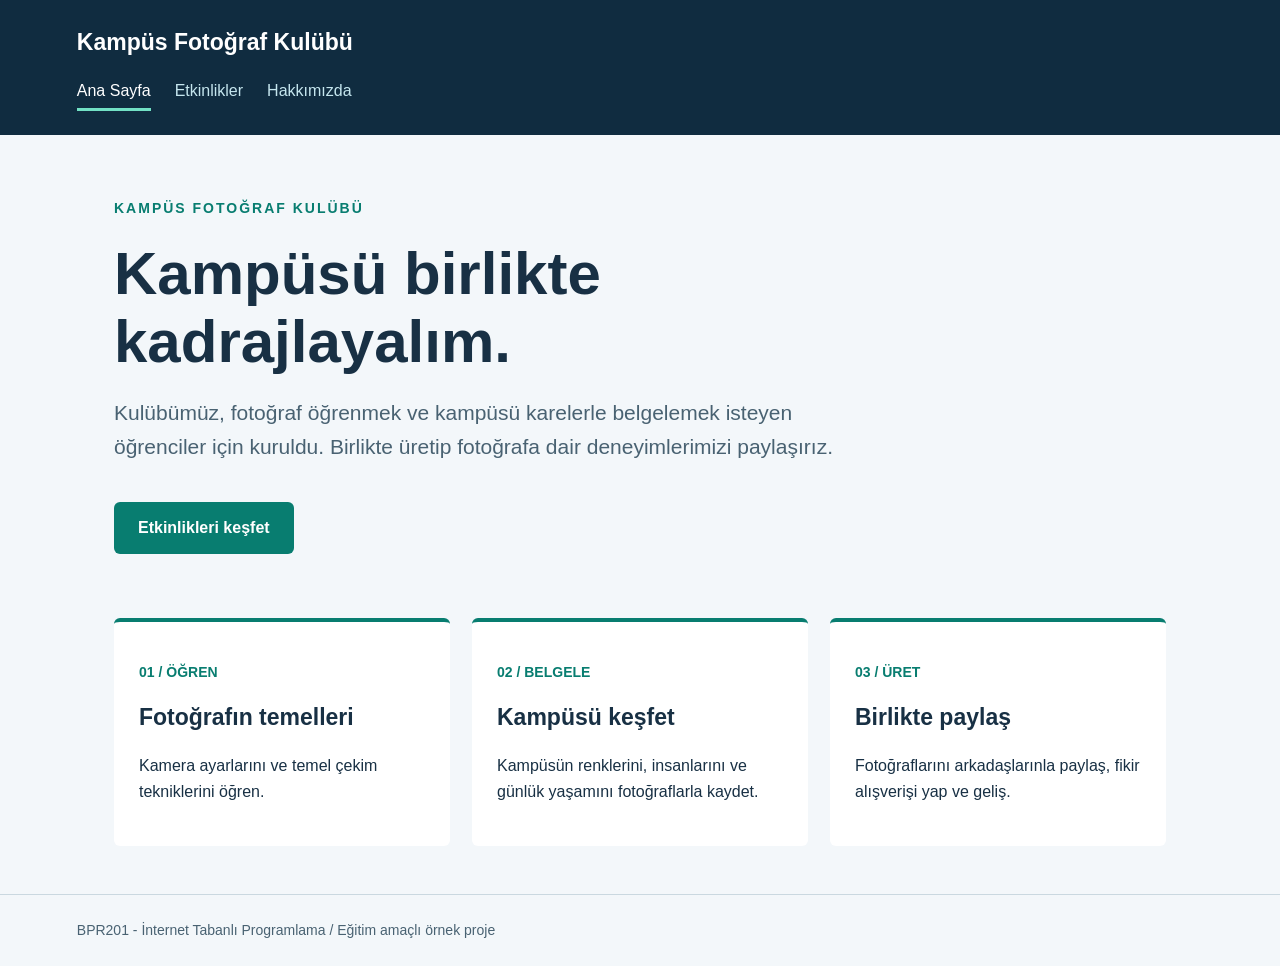
<file: index.html>
<!doctype html>
<html lang="tr">
<head>
  <meta charset="UTF-8">
  <meta name="viewport" content="width=device-width, initial-scale=1.0">
  <title>Kampüs Fotoğraf Kulübü</title>
  <link rel="stylesheet" href="style.css">
</head>
<body>
<header><div class="brand">Kampüs Fotoğraf Kulübü</div><nav aria-label="Ana menü"><a href="index.html" aria-current="page">Ana Sayfa</a>
<a href="etkinlikler.html">Etkinlikler</a>
<a href="hakkimizda.html">Hakkımızda</a></nav></header>
<main><p class="eyebrow">KAMPÜS FOTOĞRAF KULÜBÜ</p>
<h1>Kampüsü birlikte kadrajlayalım.</h1>
<p class="intro">Kulübümüz, fotoğraf öğrenmek ve kampüsü karelerle belgelemek isteyen öğrenciler için kuruldu. Birlikte üretip fotoğrafa dair deneyimlerimizi paylaşırız.</p>
<a class="button" href="etkinlikler.html">Etkinlikleri keşfet</a>
<section class="grid" aria-label="Kulüp çalışma alanları">
<article><p class="meta">01 / ÖĞREN</p><h2>Fotoğrafın temelleri</h2><p>Kamera ayarlarını ve temel çekim tekniklerini öğren.</p></article>
<article><p class="meta">02 / BELGELE</p><h2>Kampüsü keşfet</h2><p>Kampüsün renklerini, insanlarını ve günlük yaşamını fotoğraflarla kaydet.</p></article>
<article><p class="meta">03 / ÜRET</p><h2>Birlikte paylaş</h2><p>Fotoğraflarını arkadaşlarınla paylaş, fikir alışverişi yap ve geliş.</p></article>
</section></main>
<footer>BPR201 - İnternet Tabanlı Programlama / Eğitim amaçlı örnek proje</footer>
</body>
</html>
</file>
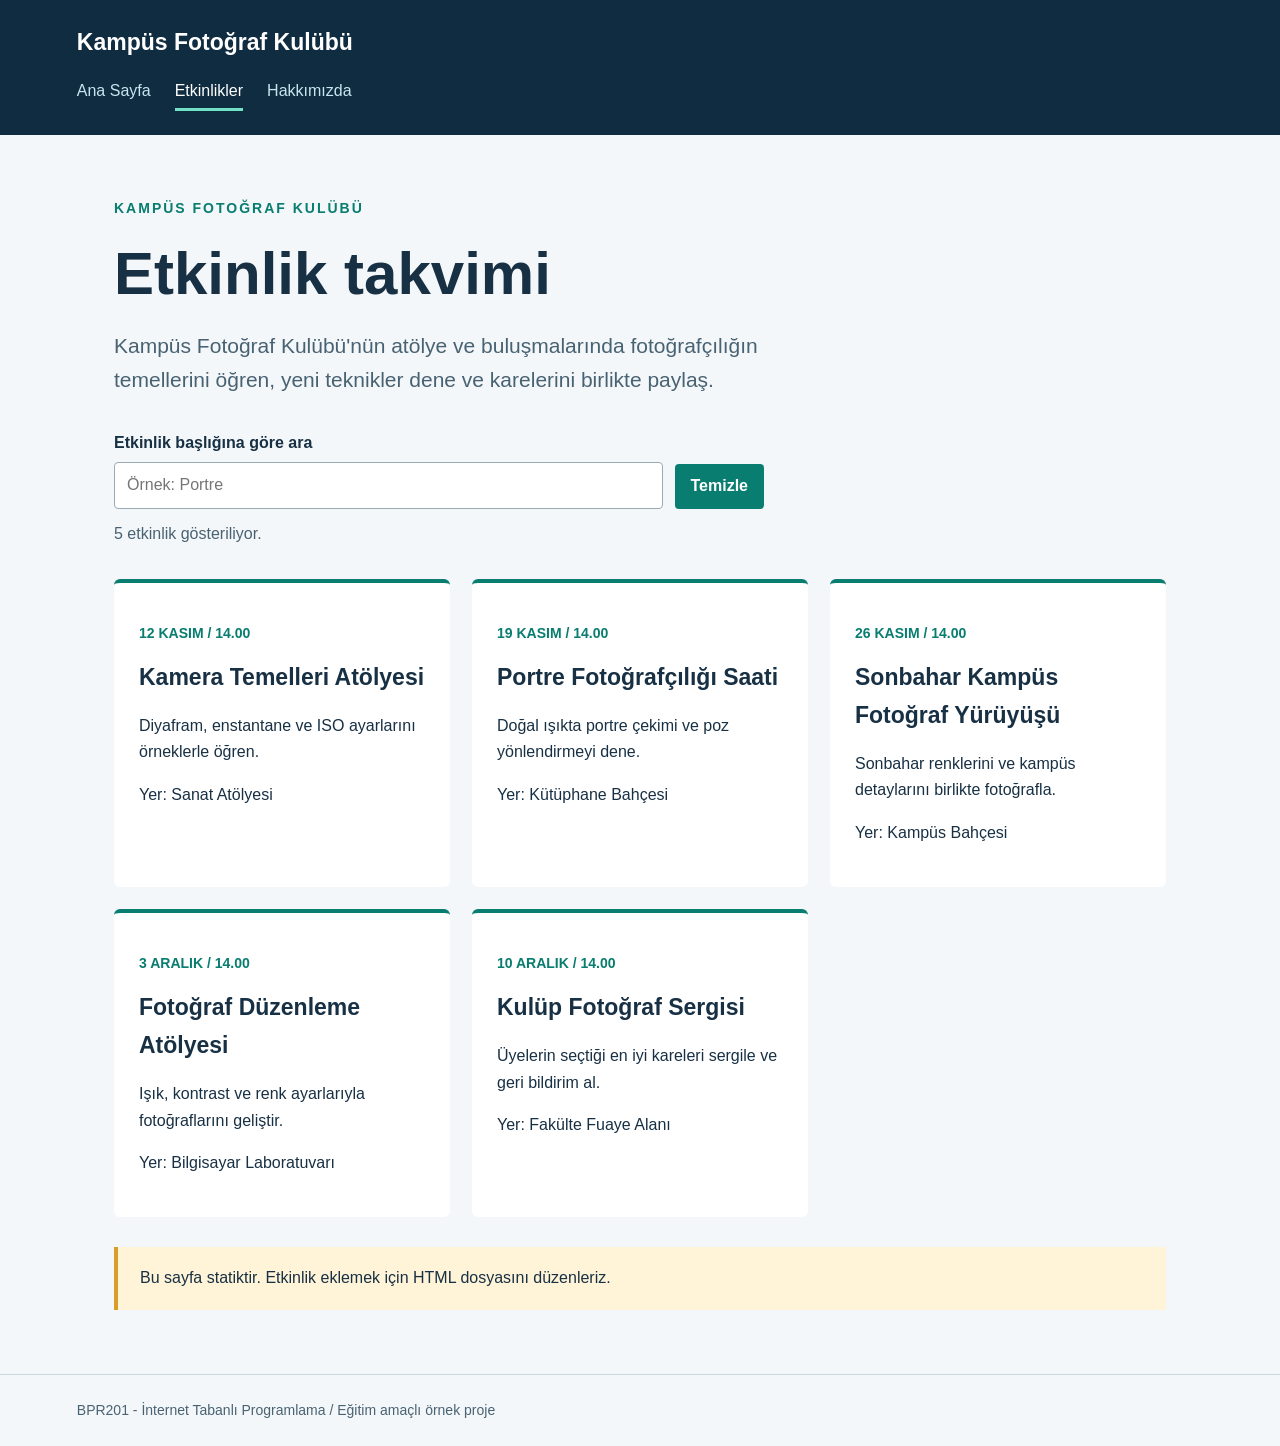
<file: etkinlikler.html>
<!doctype html>
<html lang="tr">
<head>
  <meta charset="UTF-8">
  <meta name="viewport" content="width=device-width, initial-scale=1.0">
  <title>Etkinlikler | Kampüs Fotoğraf Kulübü</title>
  <link rel="stylesheet" href="style.css">
  <script src="script.js" defer></script>
</head>
<body>
<header><div class="brand">Kampüs Fotoğraf Kulübü</div><nav aria-label="Ana menü"><a href="index.html">Ana Sayfa</a>
<a href="etkinlikler.html" aria-current="page">Etkinlikler</a>
<a href="hakkimizda.html">Hakkımızda</a></nav></header>
<main><p class="eyebrow">KAMPÜS FOTOĞRAF KULÜBÜ</p><h1>Etkinlik takvimi</h1>
<p class="intro">Kampüs Fotoğraf Kulübü'nün atölye ve buluşmalarında fotoğrafçılığın temellerini öğren, yeni teknikler dene ve karelerini birlikte paylaş.</p>
<div class="event-search">
  <div class="search-field">
    <label for="event-search">Etkinlik başlığına göre ara</label>
    <input id="event-search" type="search" placeholder="Örnek: Portre" autocomplete="off">
  </div>
  <button class="search-clear" id="clear-search" type="button">Temizle</button>
</div>
<p class="search-status" id="event-results" role="status" aria-live="polite"></p>
<p class="empty-results" id="empty-results" hidden>Aramanıza uygun etkinlik bulunamadı.</p>
<section class="grid" aria-label="Örnek etkinlikler">
<article><p class="meta">12 KASIM / 14.00</p><h2>Kamera Temelleri Atölyesi</h2><p>Diyafram, enstantane ve ISO ayarlarını örneklerle öğren.</p><p>Yer: Sanat Atölyesi</p></article>
<article><p class="meta">19 KASIM / 14.00</p><h2>Portre Fotoğrafçılığı Saati</h2><p>Doğal ışıkta portre çekimi ve poz yönlendirmeyi dene.</p><p>Yer: Kütüphane Bahçesi</p></article>
<article><p class="meta">26 KASIM / 14.00</p><h2>Sonbahar Kampüs Fotoğraf Yürüyüşü</h2><p>Sonbahar renklerini ve kampüs detaylarını birlikte fotoğrafla.</p><p>Yer: Kampüs Bahçesi</p></article>
<article><p class="meta">3 ARALIK / 14.00</p><h2>Fotoğraf Düzenleme Atölyesi</h2><p>Işık, kontrast ve renk ayarlarıyla fotoğraflarını geliştir.</p><p>Yer: Bilgisayar Laboratuvarı</p></article>
<article><p class="meta">10 ARALIK / 14.00</p><h2>Kulüp Fotoğraf Sergisi</h2><p>Üyelerin seçtiği en iyi kareleri sergile ve geri bildirim al.</p><p>Yer: Fakülte Fuaye Alanı</p></article>
</section><p class="note">Bu sayfa statiktir. Etkinlik eklemek için HTML dosyasını düzenleriz.</p></main>
<footer>BPR201 - İnternet Tabanlı Programlama / Eğitim amaçlı örnek proje</footer>
</body>
</html>
</file>
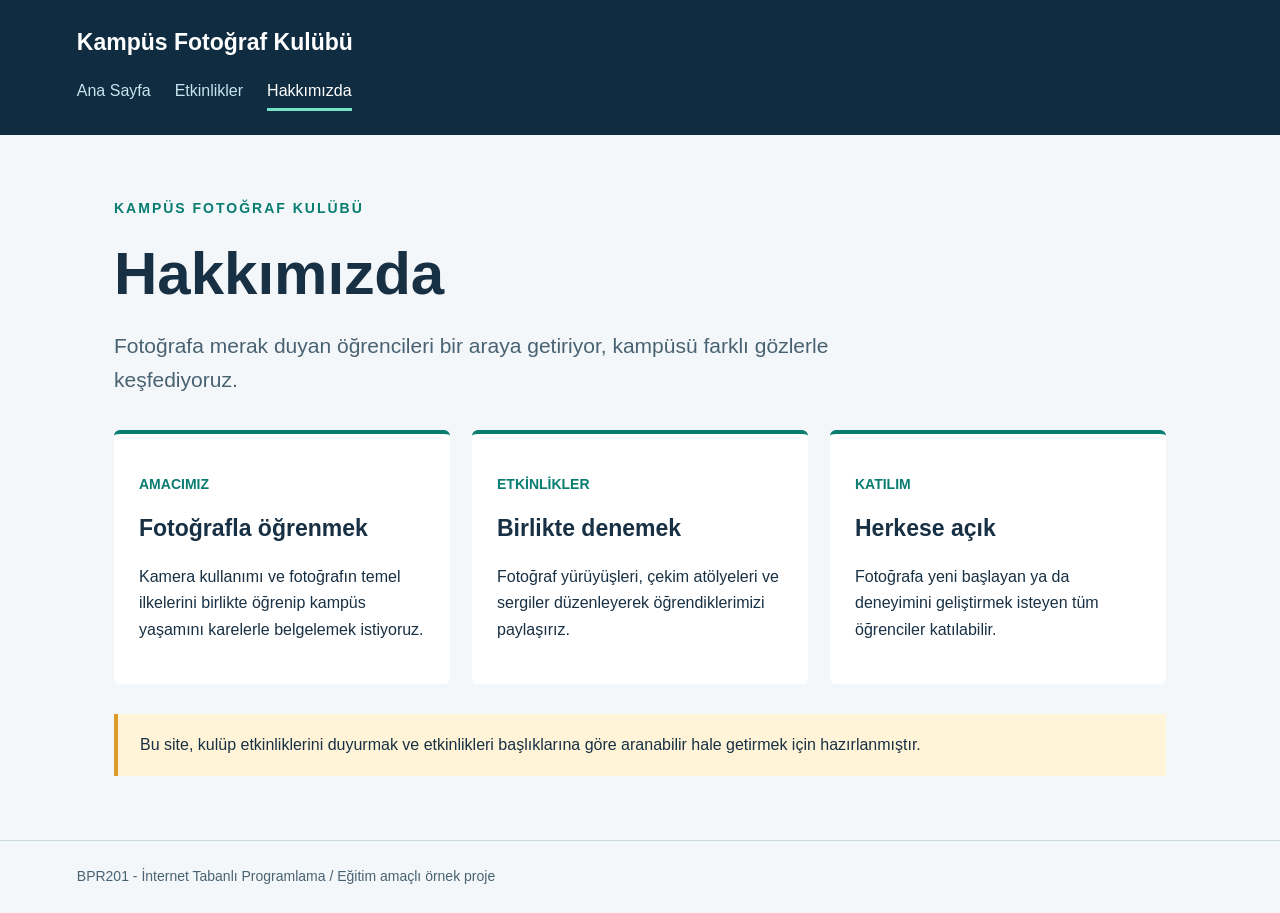
<file: hakkimizda.html>
<!doctype html>
<html lang="tr">
<head>
  <meta charset="UTF-8">
  <meta name="viewport" content="width=device-width, initial-scale=1.0">
  <title>Hakkımızda | Kampüs Fotoğraf Kulübü</title>
  <link rel="stylesheet" href="style.css">
</head>
<body>
<header><div class="brand">Kampüs Fotoğraf Kulübü</div><nav aria-label="Ana menü"><a href="index.html">Ana Sayfa</a>
<a href="etkinlikler.html">Etkinlikler</a>
<a href="hakkimizda.html" aria-current="page">Hakkımızda</a></nav></header>
<main><p class="eyebrow">KAMPÜS FOTOĞRAF KULÜBÜ</p><h1>Hakkımızda</h1>
<p class="intro">Fotoğrafa merak duyan öğrencileri bir araya getiriyor, kampüsü farklı gözlerle keşfediyoruz.</p>
<section class="grid" aria-label="Proje bilgileri">
<article><p class="meta">AMACIMIZ</p><h2>Fotoğrafla öğrenmek</h2><p>Kamera kullanımı ve fotoğrafın temel ilkelerini birlikte öğrenip kampüs yaşamını karelerle belgelemek istiyoruz.</p></article>
<article><p class="meta">ETKİNLİKLER</p><h2>Birlikte denemek</h2><p>Fotoğraf yürüyüşleri, çekim atölyeleri ve sergiler düzenleyerek öğrendiklerimizi paylaşırız.</p></article>
<article><p class="meta">KATILIM</p><h2>Herkese açık</h2><p>Fotoğrafa yeni başlayan ya da deneyimini geliştirmek isteyen tüm öğrenciler katılabilir.</p></article>
</section><p class="note">Bu site, kulüp etkinliklerini duyurmak ve etkinlikleri başlıklarına göre aranabilir hale getirmek için hazırlanmıştır.</p></main>
<footer>BPR201 - İnternet Tabanlı Programlama / Eğitim amaçlı örnek proje</footer>
</body>
</html>
</file>
<file: style.css>
/* Ortak görünüm: Üç HTML dosyası bu dosyayı kullanır. */
* { box-sizing: border-box; }
body { margin: 0; font-family: Arial, sans-serif; color: #183044; background: #f3f7fa; line-height: 1.65; }
header { background: #102c40; color: white; padding: 24px max(6vw, 20px); }
.brand { font-weight: bold; font-size: 23px; }
nav { display: flex; flex-wrap: wrap; gap: 24px; margin-top: 12px; }
nav a { color: #c5e6ee; text-decoration: none; padding: 4px 0; }
nav a[aria-current="page"] { color: white; border-bottom: 3px solid #72e1c5; }
a { color: #086767; }
a:focus-visible { outline: 3px solid #e1a82b; outline-offset: 5px; }
main { max-width: 1100px; margin: 0 auto; padding: 48px 24px; min-height: 65vh; }
.eyebrow { color: #087d70; font-weight: bold; letter-spacing: 2px; font-size: 14px; }
h1 { font-size: clamp(34px, 5vw, 60px); line-height: 1.12; max-width: 850px; margin: 20px 0; }
.intro { font-size: 21px; max-width: 730px; color: #496272; }
.button { display: inline-block; margin: 16px 0 32px; padding: 13px 24px; background: #087d70; color: white; border-radius: 6px; text-decoration: none; font-weight: bold; }
.event-search { display: grid; grid-template-columns: minmax(0, 1fr) auto; align-items: end; gap: 12px; max-width: 650px; margin-top: 32px; }
.event-search, .search-field { min-width: 0; }
.search-field label { display: block; margin-bottom: 6px; font-weight: bold; }
.search-field input { width: 100%; min-width: 0; min-height: 44px; padding: 9px 12px; border: 1px solid #9aabb5; border-radius: 4px; font: inherit; color: inherit; background: white; }
.search-clear { min-height: 44px; padding: 9px 16px; border: 0; border-radius: 4px; background: #087d70; color: white; font: inherit; font-weight: bold; cursor: pointer; }
.search-field input:focus-visible, .search-clear:focus-visible { outline: 3px solid #e1a82b; outline-offset: 3px; }
.search-status { margin: 12px 0 0; color: #496272; }
.empty-results { margin: 16px 0 0; padding: 18px 22px; border-left: 4px solid #db9d27; background: #fff4d8; }
.search-status, .empty-results { overflow-wrap: anywhere; }
.grid { display: grid; grid-template-columns: repeat(3, 1fr); gap: 22px; margin-top: 32px; }
article { background: white; border-top: 4px solid #087d70; padding: 25px; border-radius: 6px; }
.grid article[hidden] { display: none; }
article h2 { margin: 10px 0; font-size: 23px; }
.meta { font-size: 14px; color: #087d70; font-weight: bold; }
.note { padding: 18px 22px; border-left: 4px solid #db9d27; background: #fff4d8; margin-top: 30px; }
footer { border-top: 1px solid #cad8e0; padding: 24px 6vw; color: #496272; font-size: 14px; }
@media (max-width: 700px) { .grid { grid-template-columns: 1fr; } .event-search { grid-template-columns: 1fr; } main { padding-top: 28px; } }
</file>
